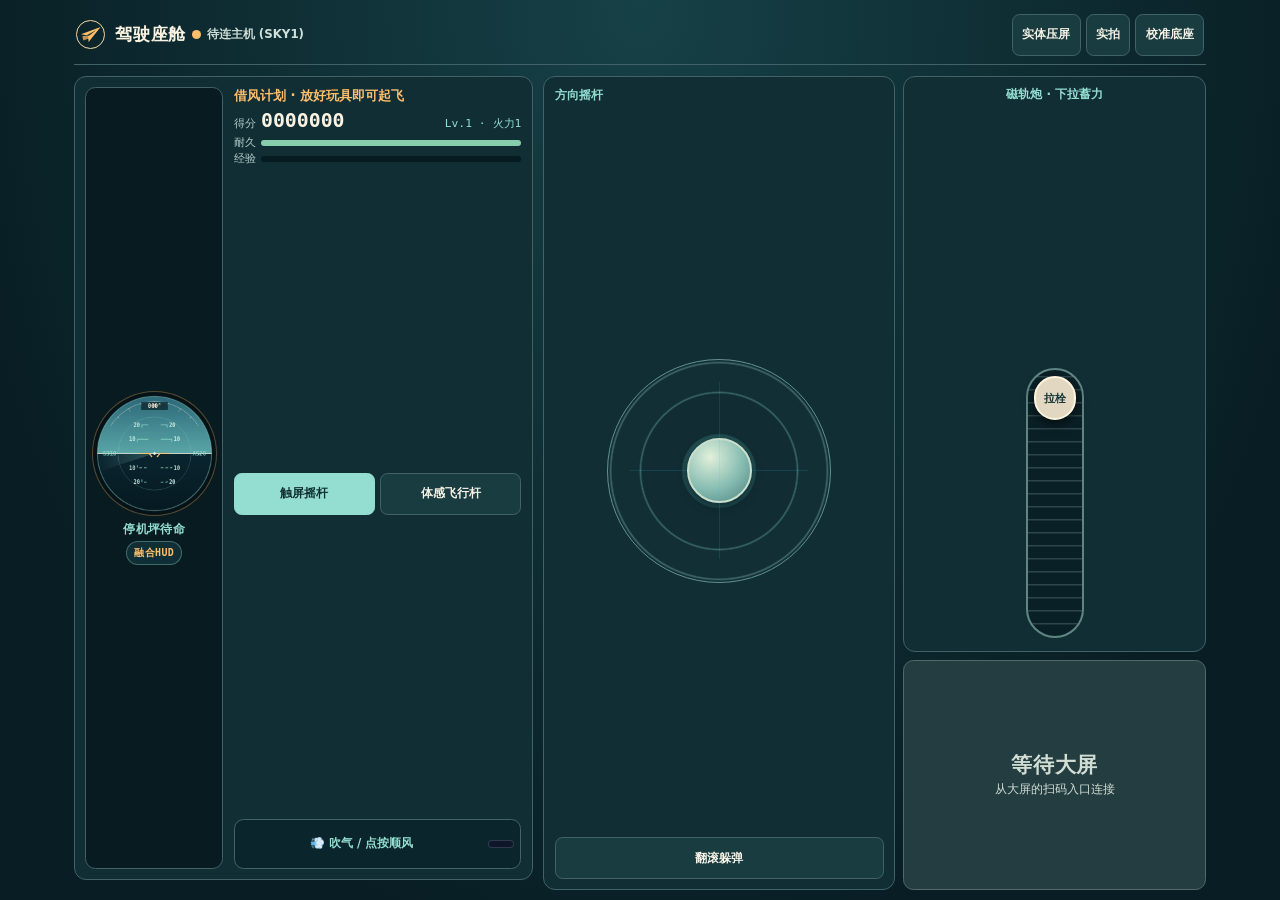
<file: controller.html>
<!DOCTYPE html>
<html lang="zh-CN">
<head>
  <meta charset="UTF-8">
  <meta name="viewport" content="width=device-width, initial-scale=1, maximum-scale=1, user-scalable=no, viewport-fit=cover">
  <meta name="referrer" content="strict-origin-when-cross-origin">
  <meta name="theme-color" content="#081e24">
  <meta name="mobile-web-app-capable" content="yes">
  <meta name="apple-mobile-web-app-capable" content="yes">
  <meta name="apple-mobile-web-app-status-bar-style" content="black-translucent">
  <link rel="icon" type="image/svg+xml" href="./assets/icon.svg">
  <script src="./js/no-zoom.js"></script>
  <script src="./js/wake-lock.js"></script>
  <title>借风座舱手柄 · 桌面飞机大战</title>
  <style>
    :root {
      color-scheme: dark;
      --bg-cockpit: #060d1a;
      --panel-surface: #0f1c30;
      --panel-border: rgba(56, 189, 248, 0.25);
      --cyan: #38bdf8;
      --amber: #fbbf24;
      --red: #ef4444;
      --orange: #ea580c;
      --green: #4ade80;
      --text-hi: #f8fafc;
      --text-dim: #94a3b8;
      --scrollbar-thumb: #38bdf8;
      --scrollbar-track: #0b172a;
      --target-size: 28px;
    }

    @media (pointer: coarse) {
      :root {
        --target-size: 44px;
      }
    }

    *, *::before, *::after {
      box-sizing: border-box;
    }

    /* No double-tap / pinch zoom anywhere (see js/no-zoom.js for iOS) */
    html, body, button, a, label, summary, input, select, [role="button"] {
      touch-action: manipulation;
      -webkit-tap-highlight-color: transparent;
    }

    [hidden] {
      display: none !important;
    }

    html, body {
      margin: 0;
      padding: 0;
      inline-size: 100%;
      block-size: 100dvh;
      overflow: hidden;
      background: var(--bg-cockpit);
      color: var(--text-hi);
      font-family: system-ui, -apple-system, "Segoe UI", "PingFang SC", sans-serif;
      overflow-wrap: anywhere;
      -webkit-user-select: none;
      user-select: none;
    }

    h1, h2, h3 {
      margin: 0;
      text-wrap: balance;
    }

    p {
      margin: 0;
      text-wrap: pretty;
    }

    :where(button, select, input:not([type="checkbox"], [type="radio"]), label:has(input[type="checkbox"], input[type="radio"])) {
      min-block-size: var(--target-size);
      min-inline-size: var(--target-size);
    }

    .cockpit-shell {
      display: grid;
      grid-template-rows: auto auto 1fr;
      gap: 0.5rem;
      inline-size: 100%;
      block-size: 100dvh;
      padding-top: max(0.5rem, env(safe-area-inset-top, 0px));
      padding-bottom: max(0.6rem, env(safe-area-inset-bottom, 0px));
      padding-left: max(0.6rem, env(safe-area-inset-left, 0px));
      padding-right: max(0.6rem, env(safe-area-inset-right, 0px));
    }

    /* 1. Top Telemetry & Flight State Header */
    .cockpit-top {
      display: flex;
      flex-wrap: wrap;
      align-items: center;
      justify-content: space-between;
      gap: 0.35rem;
      background: var(--panel-surface);
      border: 1px solid var(--panel-border);
      border-radius: 0.75rem;
      padding: 0.32rem 0.55rem;
    }

    .link-chip {
      display: inline-flex;
      align-items: center;
      gap: 0.38rem;
      font-size: 0.74rem;
      font-weight: 600;
      color: #cbd5e1;
      min-inline-size: 0;
    }

    .dot {
      inline-size: 9px;
      block-size: 9px;
      border-radius: 50%;
      background: #f59e0b;
      box-shadow: 0 0 8px #f59e0b;
      flex-shrink: 0;
    }

    .dot.ok {
      background: var(--green);
      box-shadow: 0 0 8px var(--green);
    }

    .top-actions {
      display: flex;
      flex-wrap: wrap;
      gap: 0.3rem;
    }

    .mini-btn {
      border: 1px solid rgba(148, 163, 184, 0.28);
      background: rgba(30, 41, 59, 0.75);
      color: var(--text-hi);
      border-radius: 0.52rem;
      padding: 0.22rem 0.48rem;
      font-size: 0.73rem;
      font-weight: 600;
      cursor: pointer;
    }

    .mini-btn.active {
      border-color: var(--cyan);
      background: rgba(14, 116, 144, 0.5);
      color: #ffffff;
    }

    .mini-btn.warn {
      border-color: var(--amber);
      background: rgba(180, 83, 9, 0.45);
      color: #fef3c7;
    }

    .mini-btn.danger {
      border-color: rgba(248, 113, 113, 0.5);
      background: rgba(127, 29, 29, 0.5);
      color: #fecaca;
    }

    /* 2. Middle MFD Tactical Radar & Sensor Bay */
    .mfd-bay {
      display: grid;
      grid-template-columns: 108px 1fr;
      gap: 0.5rem;
      background: var(--panel-surface);
      border: 1px solid var(--panel-border);
      border-radius: 0.85rem;
      padding: 0.5rem;
      align-items: stretch;
    }

    .radar-card {
      display: flex;
      flex-direction: column;
      align-items: center;
      justify-content: center;
      gap: 0.28rem;
      background: #040b16;
      border: 1px solid rgba(56, 189, 248, 0.3);
      border-radius: 0.65rem;
      padding: 0.32rem;
    }

    #radar-canvas {
      inline-size: 88px;
      block-size: 88px;
      aspect-ratio: 1 / 1;
      border-radius: 50%;
      display: block;
    }

    .radar-caption {
      font-size: 0.65rem;
      font-family: ui-monospace, monospace;
      color: var(--cyan);
      letter-spacing: 0.03em;
      text-align: center;
    }

    .sensor-col {
      display: flex;
      flex-direction: column;
      justify-content: space-between;
      gap: 0.38rem;
      min-inline-size: 0;
    }

    .c-coach {
      position: fixed;
      z-index: 30;
      top: calc(env(safe-area-inset-top, 0px) + 3.3rem);
      left: 0.5rem;
      right: 0.5rem;
      display: flex;
      flex-direction: column;
      gap: 0.1rem;
      padding: 0.45rem 0.7rem;
      border-radius: 0.75rem;
      background: rgba(8, 20, 38, 0.92);
      border: 1px solid rgba(253, 224, 71, 0.55);
      box-shadow: 0 8px 24px rgba(0, 0, 0, 0.45);
      pointer-events: none;
      font-size: 0.78rem;
      line-height: 1.35;
    }

    .c-coach strong {
      color: #fde047;
      font-size: 0.8rem;
    }

    .c-coach.tip {
      border-color: rgba(125, 211, 252, 0.5);
    }

    .c-coach.tip strong {
      color: #bae6fd;
    }

    .coach-target {
      animation: coachTarget 0.9s ease-in-out infinite alternate;
    }

    @keyframes coachTarget {
      from { box-shadow: 0 0 0 0 rgba(253, 224, 71, 0.75); outline: 2px solid rgba(253, 224, 71, 0.9); }
      to { box-shadow: 0 0 0 12px rgba(253, 224, 71, 0); outline: 2px solid rgba(253, 224, 71, 0.4); }
    }

    .chapter-line {
      font-size: 0.72rem;
      font-weight: 700;
      color: #fde047;
      white-space: nowrap;
      overflow: hidden;
      text-overflow: ellipsis;
    }

    .stats-strip {
      display: flex;
      justify-content: space-between;
      align-items: center;
      gap: 0.4rem;
      font-family: ui-monospace, monospace;
      font-size: clamp(0.73rem, 0.68rem + 0.3vw, 0.86rem);
    }

    .hp-track {
      inline-size: 100%;
      block-size: 6px;
      background: rgba(2, 6, 23, 0.8);
      border-radius: 999px;
      overflow: hidden;
      border: 1px solid rgba(148, 163, 184, 0.2);
      margin-top: 0.2rem;
    }

    .hp-fill {
      block-size: 100%;
      inline-size: 100%;
      background: linear-gradient(90deg, #0ea5e9, #4ade80);
      transition: inline-size 0.15s ease;
    }

    .ctrl-mode-row {
      display: flex;
      gap: 0.32rem;
      flex-wrap: wrap;
    }

    .ctrl-mode-row .mini-btn {
      flex: 1;
      text-align: center;
    }

    /* Wind Gust Mic Bar */
    .wind-box {
      display: flex;
      align-items: center;
      gap: 0.38rem;
      background: rgba(2, 6, 23, 0.55);
      border: 1px solid rgba(103, 232, 249, 0.25);
      border-radius: 0.6rem;
      padding: 0.24rem 0.42rem;
    }

    #btn-wind {
      flex: 1;
      border: 1px solid rgba(103, 232, 249, 0.45);
      background: rgba(8, 51, 68, 0.75);
      color: #ecfeff;
      border-radius: 0.5rem;
      font-size: 0.74rem;
      font-weight: 700;
      padding: 0.28rem 0.45rem;
      cursor: pointer;
    }

    #btn-wind.mic-live {
      border-color: var(--green);
      box-shadow: inset 0 0 10px rgba(74, 222, 128, 0.25);
    }

    .mic-meter {
      inline-size: 42px;
      block-size: 14px;
      background: rgba(15, 23, 42, 0.9);
      border-radius: 4px;
      overflow: hidden;
      border: 1px solid rgba(148, 163, 184, 0.25);
      flex-shrink: 0;
    }

    #mic-bar {
      block-size: 100%;
      inline-size: 0%;
      background: linear-gradient(90deg, #38bdf8, #4ade80, #fbbf24);
      transition: inline-size 0.05s linear;
    }

    /* 3. Bottom Dual-Thumb Flight & Heavy Weapons Deck */
    .deck-grid {
      display: grid;
      grid-template-columns: 1.15fr 0.95fr;
      gap: 0.5rem;
      min-block-size: 0;
    }

    .stick-panel {
      background: var(--panel-surface);
      border: 1px solid var(--panel-border);
      border-radius: 0.95rem;
      padding: 0.5rem;
      display: flex;
      flex-direction: column;
      align-items: center;
      justify-content: space-between;
      gap: 0.38rem;
    }

    #joystick-zone {
      position: relative;
      inline-size: min(100%, 190px);
      aspect-ratio: 1 / 1;
      max-block-size: 190px;
      border-radius: 50%;
      background: radial-gradient(circle, rgba(14, 116, 144, 0.22) 0%, rgba(2, 6, 23, 0.85) 75%);
      border: 2px solid rgba(56, 189, 248, 0.36);
      display: flex;
      align-items: center;
      justify-content: center;
      touch-action: none;
      -webkit-user-select: none;
      user-select: none;
    }

    #joystick-zone::before,
    #joystick-zone::after {
      content: "";
      position: absolute;
      background: rgba(56, 189, 248, 0.14);
      pointer-events: none;
    }

    #joystick-zone::before {
      inline-size: 80%;
      block-size: 1px;
    }

    #joystick-zone::after {
      inline-size: 1px;
      block-size: 80%;
    }

    #stick-knob {
      inline-size: 60px;
      block-size: 60px;
      border-radius: 50%;
      background: radial-gradient(circle at 35% 30%, #7dd3fc, #0284c7 75%);
      border: 2px solid #e0f2fe;
      box-shadow: 0 6px 18px rgba(2, 132, 199, 0.55);
      pointer-events: none;
      transform: translate(0px, 0px);
    }

    .stick-footer {
      display: flex;
      gap: 0.38rem;
      inline-size: 100%;
    }

    .roll-btn {
      flex: 1;
      border: 1px solid rgba(165, 243, 252, 0.4);
      background: rgba(15, 23, 42, 0.85);
      color: #a5f3fc;
      border-radius: 0.6rem;
      font-size: 0.76rem;
      font-weight: 700;
      cursor: pointer;
    }

    /* Right Heavy Weapons Column */
    .weapons-panel {
      display: grid;
      grid-template-rows: 1.15fr 0.85fr;
      gap: 0.5rem;
      min-block-size: 0;
    }

    .railgun-bay {
      background: var(--panel-surface);
      border: 1px solid var(--panel-border);
      border-radius: 0.95rem;
      padding: 0.48rem;
      display: flex;
      flex-direction: column;
      align-items: center;
      justify-content: space-between;
      gap: 0.28rem;
    }

    .weapon-label {
      font-size: 0.7rem;
      font-weight: 700;
      color: #bae6fd;
      text-align: center;
    }

    #railgun-track {
      position: relative;
      inline-size: 66px;
      flex: 1;
      min-block-size: 88px;
      background: linear-gradient(180deg, rgba(2, 6, 23, 0.95), rgba(30, 41, 59, 0.8));
      border: 2px solid rgba(56, 189, 248, 0.38);
      border-radius: 999px;
      padding: 6px;
      display: flex;
      justify-content: center;
      touch-action: none;
      -webkit-user-select: none;
      user-select: none;
    }

    #railgun-fill {
      position: absolute;
      top: 0;
      left: 0;
      right: 0;
      block-size: 0%;
      border-radius: 999px;
      background: linear-gradient(180deg, rgba(56, 189, 248, 0.35), rgba(249, 115, 22, 0.75));
      pointer-events: none;
    }

    #railgun-handle {
      position: relative;
      z-index: 2;
      inline-size: 50px;
      block-size: 44px;
      border-radius: 999px;
      background: linear-gradient(180deg, #e2e8f0, #64748b);
      border: 2px solid #f8fafc;
      box-shadow: 0 4px 12px rgba(0, 0, 0, 0.6);
      display: flex;
      align-items: center;
      justify-content: center;
      color: #0f172a;
      font-size: 0.7rem;
      font-weight: 800;
      pointer-events: none;
      transform: translateY(0px);
    }

    /* Smart 4-State Primary Action Button (Launch / Resume / Nuke / Relaunch) */
    #nuke-btn {
      border: 3px solid #fca5a5;
      border-radius: 0.95rem;
      background: radial-gradient(circle at 50% 32%, #f97316, #dc2626 68%, #7f1d1d 100%);
      color: #ffffff;
      box-shadow: 0 8px 22px rgba(220, 38, 38, 0.45), inset 0 2px 6px rgba(255, 255, 255, 0.4);
      display: flex;
      flex-direction: column;
      align-items: center;
      justify-content: center;
      gap: 0.15rem;
      cursor: pointer;
      padding: 0.38rem;
      transition: transform 0.08s ease, filter 0.15s;
    }

    #nuke-btn.launch-mode {
      border-color: #fde047;
      background: radial-gradient(circle at 50% 30%, #38bdf8, #0284c7 65%, #0f766e 100%);
      box-shadow: 0 8px 22px rgba(2, 132, 199, 0.45), inset 0 2px 6px rgba(255, 255, 255, 0.4);
    }

    #nuke-btn.resume-mode {
      border-color: #86efac;
      background: radial-gradient(circle at 50% 30%, #34d399, #059669 68%, #064e3b 100%);
      box-shadow: 0 8px 22px rgba(16, 185, 129, 0.42), inset 0 2px 6px rgba(255, 255, 255, 0.4);
    }

    #nuke-btn:active {
      transform: scale(0.95);
    }

    #nuke-btn.empty {
      filter: grayscale(0.7) brightness(0.75);
    }

    .nuke-title {
      font-size: clamp(0.84rem, 0.78rem + 0.4vw, 1.02rem);
      font-weight: 900;
      letter-spacing: 0.03em;
    }

    .nuke-count {
      font-size: 0.72rem;
      font-family: ui-monospace, monospace;
      background: rgba(0, 0, 0, 0.35);
      padding: 1px 7px;
      border-radius: 999px;
      text-align: center;
    }

    /* Calibration Modal Dialog */
    dialog {
      border: 1px solid var(--panel-border);
      border-radius: 1rem;
      background: #0c1829;
      color: var(--text-hi);
      padding: 0;
      inline-size: min(26rem, calc(100dvw - 1.25rem));
      max-block-size: calc(100dvh - 2rem);
    }

    dialog[open] {
      display: flex;
      flex-direction: column;
    }

    dialog:modal {
      overscroll-behavior: contain;
    }

    dialog::backdrop {
      overflow: hidden;
      overscroll-behavior: contain;
      background: rgba(3, 8, 20, 0.92);
    }

    .dlg-head {
      display: flex;
      justify-content: space-between;
      align-items: center;
      gap: 0.5rem;
      padding: 0.85rem 1rem;
      border-bottom: 1px solid rgba(148, 163, 184, 0.18);
    }

    .dlg-body {
      padding: 0.9rem 1rem 1.1rem;
      overflow-y: auto;
      scrollbar-color: var(--scrollbar-thumb) var(--scrollbar-track);
      display: flex;
      flex-direction: column;
      gap: 0.8rem;
    }

    @supports not (scrollbar-color: auto) {
      .dlg-body::-webkit-scrollbar {
        width: 10px;
        height: 10px;
      }
      .dlg-body::-webkit-scrollbar-thumb {
        background: var(--scrollbar-thumb);
        border-radius: 999px;
      }
      .dlg-body::-webkit-scrollbar-track {
        background: var(--scrollbar-track);
      }
    }

    .preset-grid {
      display: grid;
      grid-template-columns: 1fr 1fr;
      gap: 0.4rem;
    }

    .slider-group {
      display: flex;
      flex-direction: column;
      gap: 0.25rem;
      font-size: 0.8rem;
    }

    .slider-group label {
      display: flex;
      justify-content: space-between;
      color: #cbd5e1;
    }

    input[type="range"] {
      inline-size: 100%;
      accent-color: var(--cyan);
    }

    .toast-tip {
      font-size: 0.74rem;
      color: var(--amber);
      line-height: 1.4;
    }

    .xp-track {
      block-size: 5px;
      border-radius: 999px;
      background: rgba(15, 23, 42, 0.9);
      overflow: hidden;
      margin-top: 4px;
    }

    .xp-fill {
      block-size: 100%;
      inline-size: 0%;
      background: linear-gradient(90deg, #38bdf8, #a78bfa, #fde047);
      transition: inline-size 0.18s ease;
    }

    /* Remote 3-Pick-1 Skill Draft Dialog on Phone Cockpit */
    #skill-draft-dialog {
      margin: auto;
      padding: 0;
      border: 1px solid rgba(56, 189, 248, 0.35);
      border-radius: 1.1rem;
      background: linear-gradient(175deg, rgba(11, 24, 46, 0.97), rgba(6, 13, 28, 0.99));
      color: var(--text-hi);
      inline-size: min(94vw, 420px);
      max-block-size: 90dvh;
      transform: translateZ(0);
      backface-visibility: hidden;
      -webkit-backface-visibility: hidden;
      outline: none;
    }

    .c-draft-body {
      padding: 0.85rem;
      display: flex;
      flex-direction: column;
      gap: 0.6rem;
      overflow-y: auto;
      max-block-size: 88dvh;
    }

    .c-draft-card {
      appearance: none;
      text-align: left;
      border-radius: 0.85rem;
      border: 1.5px solid var(--c-accent, #38bdf8);
      background: rgba(15, 28, 50, 0.9);
      color: #f8fafc;
      padding: 0.65rem 0.75rem;
      display: flex;
      flex-direction: column;
      gap: 0.26rem;
      cursor: pointer;
      box-shadow: 0 6px 18px rgba(0, 0, 0, 0.4);
      transform: translateZ(0);
      backface-visibility: hidden;
      -webkit-backface-visibility: hidden;
      outline: none;
    }

    .c-draft-card:active {
      transform: scale(0.98);
    }

    .c-draft-row {
      display: flex;
      align-items: center;
      justify-content: space-between;
      gap: 0.4rem;
    }

    .c-draft-name {
      font-size: 0.92rem;
      font-weight: 800;
      color: #ffffff;
    }

    .c-draft-badge {
      font-size: 0.68rem;
      font-weight: 800;
      padding: 0.1rem 0.45rem;
      border-radius: 999px;
      border: 1px solid var(--c-accent, #38bdf8);
      color: var(--c-accent, #38bdf8);
    }

    .c-draft-desc {
      font-size: 0.76rem;
      color: #cbd5e1;
      line-height: 1.38;
    }

    .c-draft-synergy {
      font-size: 0.68rem;
      font-weight: 700;
      color: #93c5fd;
      margin-top: 0.1rem;
    }

    .c-draft-synergy.epic-ready {
      color: #fde047;
    }
  </style>
  <link rel="stylesheet" href="./css/flight-deck.css">
  <link rel="stylesheet" href="./css/stations.css">
</head>
<body class="cockpit-view">
  <main class="cockpit-shell">
    <!-- 1. Header -->
    <header class="cockpit-top">
      <h1 class="station-brand"><span class="wing-mark" aria-hidden="true"></span>驾驶座舱</h1>
      <div class="link-chip">
        <span id="c-dot" class="dot" aria-hidden="true"></span>
        <span id="c-status">连接大屏中...</span>
      </div>
      <div class="top-actions">
        <button type="button" id="btn-c-pause" class="mini-btn" hidden>⏸ 暂停</button>
        <button type="button" id="btn-c-stop" class="mini-btn danger" hidden>⏹ 返航</button>
        <button type="button" id="btn-mode-switch" class="mini-btn">实体压屏</button>
        <button type="button" id="btn-pure-cam" class="mini-btn" aria-label="切换大屏纯净实拍模式">实拍</button>
        <button type="button" id="btn-calib" class="mini-btn">校准底座</button>
      </div>
    </header>

    <!-- Tutorial step / first-time tip mirrored from the big screen -->
    <div id="c-coach" class="c-coach" hidden aria-live="polite">
      <strong id="c-coach-title"></strong>
      <span id="c-coach-text"></span>
    </div>

    <!-- 2. MFD Tactical Radar & Aviation Attitude HUD -->
    <section class="mfd-bay" aria-label="航空姿态仪、战术雷达与传感器">
      <div class="radar-card">
        <div class="mfd-bezel">
          <canvas id="radar-canvas" width="180" height="180" aria-label="座舱航空姿态仪与敌机方位雷达"></canvas>
        </div>
        <div class="mfd-foot">
          <span class="radar-caption" id="wave-label">停机坪待命</span>
          <button type="button" id="btn-mfd-mode" class="mfd-switch-btn" aria-label="切换座舱仪表显示模式">融合HUD</button>
        </div>
      </div>

      <div class="sensor-col">
        <div>
          <div class="chapter-line" id="chapter-label">借风计划 · 把玩具放进停机坪</div>
          <div class="stats-strip">
            <span class="station-score"><small>得分</small><b id="score-text">0000000</b></span>
            <span id="lv-text" style="color:var(--sea-glass);">Lv.1 · 火力1</span>
          </div>
          <div class="meter-row"><span>耐久</span>
            <div id="cockpit-hp" class="hp-track" role="progressbar" aria-label="机体耐久" aria-valuemin="0" aria-valuemax="100" aria-valuenow="100">
              <div id="hp-fill" class="hp-fill"></div>
            </div>
          </div>
          <div class="meter-row"><span>经验</span>
            <div id="cockpit-xp" class="xp-track" role="progressbar" aria-label="升级经验" aria-valuemin="0" aria-valuemax="100" aria-valuenow="0">
              <div id="xp-fill" class="xp-fill"></div>
            </div>
          </div>
        </div>

        <div class="ctrl-mode-row" role="group" aria-label="操控模式选择">
          <button type="button" id="btn-touch-mode" class="mini-btn active" aria-pressed="true">触屏摇杆</button>
          <button type="button" id="btn-gyro-mode" class="mini-btn" aria-pressed="false">体感飞行杆</button>
          <button type="button" id="btn-gyro-zero" class="mini-btn" hidden>归零</button>
        </div>

        <div class="wind-box">
          <button type="button" id="btn-wind">💨 吹气 / 点按顺风</button>
          <div class="mic-meter" title="麦克风风压电平">
            <div id="mic-bar"></div>
          </div>
        </div>
      </div>
    </section>

    <!-- 3. Dual-Thumb Control Deck -->
    <section class="deck-grid" aria-label="主飞行操控台">
      <!-- Left: Joystick + Barrel Roll -->
      <div class="stick-panel">
        <span class="deck-label">方向摇杆</span>
        <div id="joystick-zone" role="application" aria-label="全向飞行摇杆">
          <div id="stick-knob"></div>
        </div>
        <div class="stick-footer">
          <button type="button" id="btn-roll" class="roll-btn">翻滚躲弹</button>
        </div>
      </div>

      <!-- Right: Pull-down Railgun Lever + Smart Primary Action Button -->
      <div class="weapons-panel">
        <div class="railgun-bay">
          <span class="weapon-label">磁轨炮 · 下拉蓄力</span>
          <div id="railgun-track" role="slider" aria-label="下拉蓄力磁轨炮拉栓" aria-valuemin="0" aria-valuemax="100" aria-valuenow="0" tabindex="0">
            <div id="railgun-fill"></div>
            <div id="railgun-handle">拉栓</div>
          </div>
        </div>

        <button type="button" id="nuke-btn" class="launch-mode" disabled>
          <span class="nuke-title" id="nuke-title">等待大屏</span>
          <span class="nuke-count" id="nuke-count">从大屏的扫码入口连接</span>
        </button>
      </div>
    </section>
  </main>

  <!-- Physical Toy Rig Calibration Dialog (Automatically pauses Host game while open!) -->
  <dialog id="calib-dialog" closedby="any" aria-labelledby="calib-title">
    <div class="dlg-head">
      <div>
        <h2 id="calib-title" style="font-size:0.96rem;">万物起飞底座校准</h2>
        <span style="font-size:0.7rem;color:#fde047;">⏸ 校准期间大屏战局已自动暂停</span>
      </div>
      <form method="dialog">
        <button type="submit" class="mini-btn active" autofocus>完成并继续</button>
      </form>
    </div>
    <div class="dlg-body">
      <p id="sensor-msg" class="toast-tip">滑动下方尺寸，大屏上的金色停机坪、尾焰与两侧浮游炮会实时贴合你的玩具边缘。</p>

      <div class="preset-grid">
        <button type="button" class="mini-btn c-preset" data-shape="car" data-w="74" data-l="118">🚗 合金小车</button>
        <button type="button" class="mini-btn c-preset active" data-shape="jet" data-w="92" data-l="122">✈️ 玩具战机</button>
        <button type="button" class="mini-btn c-preset" data-shape="jet" data-w="88" data-l="152">📄 折纸飞机</button>
        <button type="button" class="mini-btn c-preset" data-shape="orb" data-w="68" data-l="68">🧴 瓶盖/橡皮</button>
      </div>

      <div class="slider-group">
        <label for="c-width"><span>实物宽度</span><strong id="c-width-val">86 px</strong></label>
        <input type="range" id="c-width" min="36" max="240" value="86">
      </div>

      <div class="slider-group">
        <label for="c-length"><span>实物长度</span><strong id="c-length-val">118 px</strong></label>
        <input type="range" id="c-length" min="44" max="280" value="118">
      </div>

      <div class="slider-group">
        <label for="c-anchor"><span>大屏纵向锚点</span><strong id="c-anchor-val">75%</strong></label>
        <input type="range" id="c-anchor" min="52" max="86" value="75">
      </div>

      <div class="slider-group">
        <span style="font-size:0.78rem;color:#cbd5e1;">💠 弹幕样式</span>
        <div style="display:grid;grid-template-columns:repeat(5,minmax(0,1fr));gap:0.28rem;">
          <button type="button" class="mini-btn c-bullet active" data-bullet="auto" style="padding:0.35rem 0.1rem;font-size:0.7rem;">随进化</button>
          <button type="button" class="mini-btn c-bullet" data-bullet="laser" style="padding:0.35rem 0.1rem;font-size:0.7rem;">脉冲梭</button>
          <button type="button" class="mini-btn c-bullet" data-bullet="blade" style="padding:0.35rem 0.1rem;font-size:0.7rem;">新月刃</button>
          <button type="button" class="mini-btn c-bullet" data-bullet="prism" style="padding:0.35rem 0.1rem;font-size:0.7rem;">棱晶针</button>
          <button type="button" class="mini-btn c-bullet" data-bullet="sword" style="padding:0.35rem 0.1rem;font-size:0.7rem;">御剑弹</button>
        </div>
      </div>

      <label style="display:inline-flex;align-items:center;gap:0.5rem;font-size:0.84rem;">
        <input type="checkbox" id="c-god">
        <span>亲子无敌护航（不爆机）</span>
      </label>
    </div>
  </dialog>

  <!-- Remote 3-Pick-1 Skill Evolution Draft Dialog -->
  <dialog id="skill-draft-dialog" closedby="none" aria-labelledby="c-draft-title">
    <div class="c-draft-body">
      <div style="text-align:center;">
        <div style="font-size:0.68rem;font-weight:800;color:#38bdf8;letter-spacing:0.1em;">LEVEL UP · 战术进化</div>
        <h2 id="c-draft-title" style="font-size:1.05rem;margin-top:2px;">⚡ 选择一项核心技能</h2>
      </div>
      <div id="c-draft-list" style="display:flex;flex-direction:column;gap:0.5rem;"></div>
      <button type="button" id="c-draft-reroll" class="mini-btn" style="padding:0.5rem;font-size:0.8rem;">🎲 换一批 (剩余 2)</button>
    </div>
  </dialog>

  <script src="./js/sound-fx.js"></script>
  <script src="./js/link-bridge.js"></script>
  <script src="./js/controller-app.js"></script>
</body>
</html>
</file>
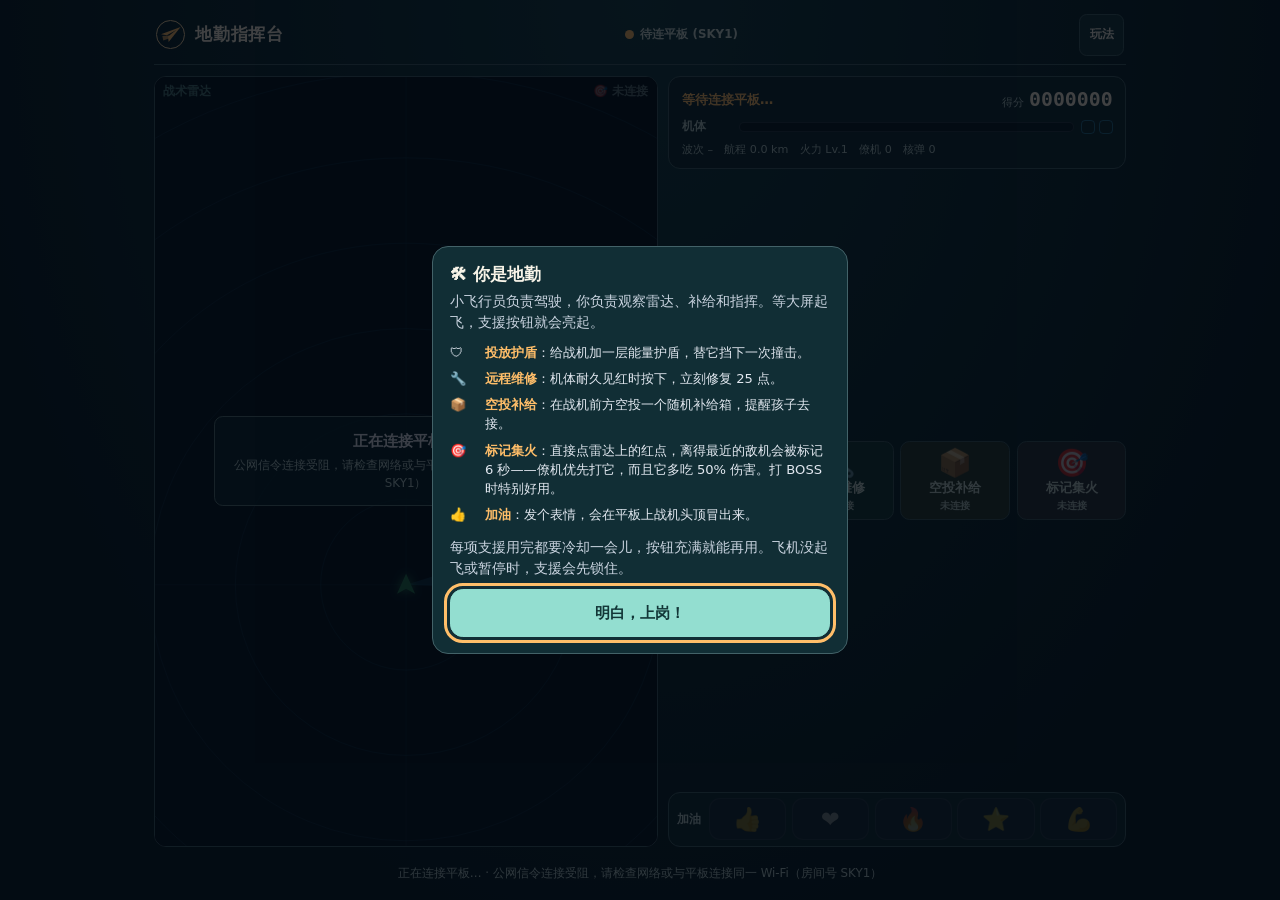
<file: crew.html>
<!DOCTYPE html>
<html lang="zh-CN">
<head>
  <meta charset="UTF-8">
  <meta name="viewport" content="width=device-width, initial-scale=1, maximum-scale=1, user-scalable=no, viewport-fit=cover">
  <meta name="referrer" content="strict-origin-when-cross-origin">
  <meta name="theme-color" content="#081e24">
  <meta name="mobile-web-app-capable" content="yes">
  <meta name="apple-mobile-web-app-capable" content="yes">
  <meta name="apple-mobile-web-app-status-bar-style" content="black-translucent">
  <link rel="icon" type="image/svg+xml" href="./assets/icon.svg">
  <script src="./js/no-zoom.js"></script>
  <script src="./js/wake-lock.js"></script>
  <title>地勤指挥台 · 桌面飞机大战</title>
  <style>
    :root {
      color-scheme: dark;
      --bg-cockpit: #060d1a;
      --panel-surface: #0f1c30;
      --panel-border: rgba(56, 189, 248, 0.25);
      --cyan: #38bdf8;
      --amber: #fbbf24;
      --red: #ef4444;
      --orange: #ea580c;
      --green: #4ade80;
      --text-hi: #f8fafc;
      --text-dim: #94a3b8;
    }

    *, *::before, *::after {
      box-sizing: border-box;
    }

    /* No double-tap / pinch zoom anywhere (see js/no-zoom.js for iOS) */
    html, body, button, a, label, summary, input, select, [role="button"] {
      touch-action: manipulation;
      -webkit-tap-highlight-color: transparent;
    }

    [hidden] {
      display: none !important;
    }

    html, body {
      margin: 0;
      padding: 0;
      inline-size: 100%;
      block-size: 100dvh;
      overflow: hidden;
      background: var(--bg-cockpit);
      color: var(--text-hi);
      font-family: system-ui, -apple-system, "Segoe UI", "PingFang SC", sans-serif;
      overflow-wrap: anywhere;
      -webkit-user-select: none;
      user-select: none;
      -webkit-tap-highlight-color: transparent;
      touch-action: manipulation;
    }

    h1, h2, p {
      margin: 0;
    }

    button {
      font: inherit;
      color: inherit;
    }

    .crew-shell {
      display: grid;
      grid-template-rows: auto auto minmax(0, 1fr) auto auto auto;
      gap: 0.5rem;
      inline-size: 100%;
      max-inline-size: 34rem;
      margin-inline: auto;
      block-size: 100dvh;
      padding-top: max(0.5rem, env(safe-area-inset-top, 0px));
      padding-bottom: max(0.6rem, env(safe-area-inset-bottom, 0px));
      padding-left: max(0.6rem, env(safe-area-inset-left, 0px));
      padding-right: max(0.6rem, env(safe-area-inset-right, 0px));
    }

    .panel {
      background: var(--panel-surface);
      border: 1px solid var(--panel-border);
      border-radius: 0.75rem;
    }

    /* 1. Header */
    .crew-top {
      display: flex;
      align-items: center;
      justify-content: space-between;
      gap: 0.5rem;
      padding: 0.4rem 0.6rem;
    }

    .crew-title {
      font-size: 0.95rem;
      font-weight: 800;
      letter-spacing: 0.04em;
      white-space: nowrap;
    }

    .link-chip {
      display: inline-flex;
      align-items: center;
      gap: 0.38rem;
      font-size: 0.74rem;
      font-weight: 600;
      color: #cbd5e1;
      min-inline-size: 0;
    }

    .dot {
      inline-size: 9px;
      block-size: 9px;
      border-radius: 50%;
      background: #f59e0b;
      box-shadow: 0 0 8px #f59e0b;
      flex-shrink: 0;
    }

    .dot.ok {
      background: var(--green);
      box-shadow: 0 0 8px var(--green);
    }

    .help-btn {
      border: 1px solid rgba(148, 163, 184, 0.28);
      background: rgba(30, 41, 59, 0.75);
      border-radius: 0.52rem;
      min-block-size: 44px;
      min-inline-size: 44px;
      padding: 0.2rem 0.6rem;
      font-size: 0.78rem;
      font-weight: 600;
      cursor: pointer;
    }

    /* 2. Pilot status */
    .pilot-card {
      display: grid;
      gap: 0.34rem;
      padding: 0.5rem 0.65rem;
    }

    .pilot-row {
      display: flex;
      align-items: center;
      justify-content: space-between;
      gap: 0.5rem;
    }

    .chapter-line {
      font-size: 0.8rem;
      font-weight: 700;
      color: var(--amber);
      min-inline-size: 0;
      overflow: hidden;
      text-overflow: ellipsis;
      white-space: nowrap;
    }

    .score-text {
      font-family: ui-monospace, "SF Mono", Menlo, monospace;
      font-size: 0.86rem;
      font-weight: 700;
      font-variant-numeric: tabular-nums;
      flex-shrink: 0;
    }

    .bar-row {
      display: grid;
      grid-template-columns: 3.1rem minmax(0, 1fr) auto;
      align-items: center;
      gap: 0.45rem;
      font-size: 0.72rem;
      font-weight: 600;
      color: var(--text-dim);
    }

    .bar-row .bar-label {
      overflow: hidden;
      text-overflow: ellipsis;
      white-space: nowrap;
    }

    .bar-row.boss {
      grid-template-columns: minmax(3.1rem, auto) minmax(0, 1fr) auto;
      color: #fca5a5;
    }

    .bar-row.boss .bar-label {
      max-inline-size: 9rem;
    }

    .track {
      block-size: 10px;
      border-radius: 999px;
      background: rgba(15, 23, 42, 0.9);
      border: 1px solid rgba(148, 163, 184, 0.22);
      overflow: hidden;
    }

    .fill {
      block-size: 100%;
      inline-size: 100%;
      border-radius: 999px;
      background: linear-gradient(90deg, #22c55e, #4ade80);
      transform-origin: left center;
      transition: transform 0.18s linear, background 0.2s;
    }

    .fill.mid {
      background: linear-gradient(90deg, #f59e0b, #fbbf24);
    }

    .fill.low {
      background: linear-gradient(90deg, #dc2626, #ef4444);
    }

    .fill.boss {
      background: linear-gradient(90deg, #ea580c, #ef4444);
    }

    .pips {
      display: inline-flex;
      gap: 0.22rem;
      align-items: center;
    }

    .pip {
      inline-size: 14px;
      block-size: 14px;
      border-radius: 4px;
      border: 1.5px solid rgba(56, 189, 248, 0.45);
      background: transparent;
    }

    .pip.on {
      background: var(--cyan);
      box-shadow: 0 0 8px rgba(56, 189, 248, 0.8);
    }

    .meta-line {
      display: flex;
      flex-wrap: wrap;
      gap: 0.2rem 0.7rem;
      font-size: 0.7rem;
      color: var(--text-dim);
      font-variant-numeric: tabular-nums;
    }

    /* 3. Radar */
    .radar-card {
      position: relative;
      min-block-size: 0;
      overflow: hidden;
      background: #030914;
      touch-action: none;
      cursor: crosshair;
    }

    .radar-card.ready {
      border-color: rgba(251, 191, 36, 0.55);
    }

    #crew-radar {
      display: block;
      inline-size: 100%;
      block-size: 100%;
    }

    .radar-caption {
      position: absolute;
      inset-inline: 0.55rem;
      inset-block-start: 0.4rem;
      display: flex;
      justify-content: space-between;
      gap: 0.5rem;
      font-size: 0.72rem;
      font-weight: 700;
      color: #cbd5e1;
      pointer-events: none;
    }

    .radar-caption .mark-state {
      color: var(--amber);
    }

    .radar-caption .mark-state.cooling {
      color: var(--text-dim);
    }

    .radar-overlay {
      position: absolute;
      inset: 0;
      display: grid;
      place-items: center;
      padding: 1rem;
      text-align: center;
      background: rgba(3, 9, 20, 0.72);
      font-size: 0.95rem;
      font-weight: 700;
      line-height: 1.5;
      color: #e2e8f0;
      pointer-events: none;
    }

    .radar-overlay small {
      display: block;
      margin-top: 0.25rem;
      font-size: 0.74rem;
      font-weight: 500;
      color: var(--text-dim);
    }

    /* 4. Support buttons */
    .support-grid {
      display: grid;
      grid-template-columns: repeat(4, minmax(0, 1fr));
      gap: 0.4rem;
    }

    .support-btn {
      position: relative;
      display: grid;
      justify-items: center;
      align-content: center;
      gap: 0.12rem;
      min-block-size: 5.4rem;
      padding: 0.4rem 0.2rem;
      border-radius: 0.85rem;
      border: 1.5px solid var(--btn-accent, var(--cyan));
      background: rgba(15, 28, 48, 0.95);
      overflow: hidden;
      cursor: pointer;
      transition: transform 0.08s, opacity 0.2s, border-color 0.2s;
    }

    .support-btn:active {
      transform: scale(0.96);
    }

    .support-btn .cd-fill {
      position: absolute;
      inset: 0;
      background: var(--btn-accent, var(--cyan));
      opacity: 0.28;
      transform-origin: center bottom;
      transform: scaleY(1);
      transition: transform 0.14s linear;
      pointer-events: none;
    }

    .support-btn > :not(.cd-fill) {
      position: relative;
    }

    .support-btn .ico {
      font-size: 1.7rem;
      line-height: 1.1;
    }

    .support-btn .lbl {
      font-size: 0.8rem;
      font-weight: 800;
      white-space: nowrap;
    }

    .support-btn .sub {
      font-size: 0.64rem;
      font-weight: 600;
      color: #cbd5e1;
      white-space: nowrap;
      font-variant-numeric: tabular-nums;
    }

    .support-btn.cooling {
      border-color: rgba(148, 163, 184, 0.35);
    }

    .support-btn.cooling .ico,
    .support-btn.cooling .lbl {
      opacity: 0.55;
    }

    .support-btn.off {
      opacity: 0.45;
      border-color: rgba(148, 163, 184, 0.3);
    }

    .support-btn.off .cd-fill {
      opacity: 0.1;
    }

    .support-btn.fired {
      animation: fired 0.4s ease-out;
    }

    @keyframes fired {
      0% { box-shadow: 0 0 0 0 var(--btn-accent, var(--cyan)); }
      100% { box-shadow: 0 0 0 14px transparent; }
    }

    #btn-shield { --btn-accent: #38bdf8; }
    #btn-heal { --btn-accent: #4ade80; }
    #btn-supply { --btn-accent: #fbbf24; }
    #btn-mark { --btn-accent: #f87171; }

    /* 5. Cheer row */
    .cheer-row {
      display: grid;
      grid-template-columns: auto repeat(5, minmax(0, 1fr));
      align-items: center;
      gap: 0.35rem;
      padding: 0.35rem 0.5rem;
    }

    .cheer-row .cheer-label {
      font-size: 0.72rem;
      font-weight: 700;
      color: var(--text-dim);
      padding-right: 0.15rem;
    }

    .cheer-btn {
      min-block-size: 46px;
      border-radius: 0.7rem;
      border: 1px solid rgba(148, 163, 184, 0.28);
      background: rgba(30, 41, 59, 0.75);
      font-size: 1.4rem;
      line-height: 1;
      cursor: pointer;
      transition: transform 0.08s, opacity 0.2s;
    }

    .cheer-btn:active {
      transform: scale(0.9);
    }

    .cheer-row.off .cheer-btn {
      opacity: 0.45;
    }

    .cheer-btn.pop {
      animation: pop 0.35s ease-out;
    }

    @keyframes pop {
      0% { transform: scale(1); }
      40% { transform: scale(1.3) translateY(-4px); }
      100% { transform: scale(1); }
    }

    /* 6. Hint line */
    .hint-line {
      min-block-size: 2.1rem;
      display: grid;
      place-items: center;
      text-align: center;
      font-size: 0.74rem;
      line-height: 1.35;
      color: var(--text-dim);
      padding-inline: 0.3rem;
    }

    .hint-line.flash {
      color: var(--text-hi);
      font-weight: 700;
    }

    /* Help dialog */
    dialog.help-dialog {
      inline-size: min(92vw, 26rem);
      max-block-size: 86dvh;
      overflow-y: auto;
      border: 1px solid var(--panel-border);
      border-radius: 1rem;
      background: var(--panel-surface);
      color: var(--text-hi);
      padding: 1rem 1.05rem;
    }

    dialog.help-dialog::backdrop {
      background: rgba(2, 6, 14, 0.75);
    }

    .help-dialog h2 {
      font-size: 1.05rem;
      margin-bottom: 0.3rem;
    }

    .help-dialog .lead {
      font-size: 0.86rem;
      color: #cbd5e1;
      line-height: 1.55;
      margin-bottom: 0.6rem;
    }

    .help-dialog ul {
      margin: 0 0 0.8rem;
      padding: 0;
      list-style: none;
      display: grid;
      gap: 0.45rem;
    }

    .help-dialog li {
      display: grid;
      grid-template-columns: 1.8rem minmax(0, 1fr);
      gap: 0.4rem;
      font-size: 0.82rem;
      line-height: 1.45;
      color: #e2e8f0;
    }

    .help-dialog li b {
      color: var(--amber);
    }

    .help-dialog .ok-btn {
      inline-size: 100%;
      min-block-size: 48px;
      border-radius: 0.8rem;
      border: 1px solid var(--cyan);
      background: rgba(14, 116, 144, 0.55);
      font-size: 0.95rem;
      font-weight: 800;
      cursor: pointer;
    }

    @media (max-height: 640px) {
      .support-btn { min-block-size: 4.4rem; }
      .support-btn .ico { font-size: 1.35rem; }
      .hint-line { min-block-size: 1.4rem; }
      .meta-line { display: none; }
    }

    @media (orientation: landscape) and (max-height: 520px) {
      .crew-shell {
        max-inline-size: none;
        grid-template-columns: minmax(0, 1fr) minmax(0, 1.15fr);
        grid-template-rows: auto auto minmax(0, 1fr) auto;
      }
      .crew-top { grid-column: 1 / -1; }
      .radar-card { grid-column: 1; grid-row: 2 / 5; }
      .pilot-card, .support-grid, .cheer-row { grid-column: 2; }
      .hint-line { display: none; }
    }

    @media (prefers-reduced-motion: reduce) {
      .support-btn.fired, .cheer-btn.pop { animation: none; }
    }
  </style>
  <link rel="stylesheet" href="./css/flight-deck.css">
  <link rel="stylesheet" href="./css/stations.css">
</head>
<body class="crew-view">
  <main class="crew-shell">
    <!-- 1. Header -->
    <header class="crew-top panel">
      <h1 class="crew-title station-brand"><span class="wing-mark" aria-hidden="true"></span>地勤指挥台</h1>
      <div class="link-chip" aria-live="polite">
        <span id="crew-dot" class="dot" aria-hidden="true"></span>
        <span id="crew-status">连接平板中...</span>
      </div>
      <button type="button" id="btn-help" class="help-btn" aria-label="地勤怎么玩">玩法</button>
    </header>

    <!-- 2. Pilot status -->
    <section class="pilot-card panel" aria-label="飞行员状态">
      <div class="pilot-row">
        <span class="chapter-line" id="chapter-label">等待小飞行员起飞…</span>
        <span class="station-score"><small>得分</small><b class="score-text" id="score-text">0000000</b></span>
      </div>
      <div class="bar-row">
        <span class="bar-label">机体</span>
        <div class="track" role="progressbar" aria-label="机体耐久" aria-valuemin="0" aria-valuemax="100" id="hp-track">
          <div class="fill" id="hp-fill"></div>
        </div>
        <span class="pips" id="shield-pips" aria-label="护盾层数">
          <span class="pip"></span><span class="pip"></span>
        </span>
      </div>
      <div class="bar-row boss" id="boss-row" hidden>
        <span class="bar-label" id="boss-name">BOSS</span>
        <div class="track"><div class="fill boss" id="boss-fill"></div></div>
        <span id="boss-pct">100%</span>
      </div>
      <div class="meta-line" id="meta-line">
        <span id="meta-wave">波次 –</span>
        <span id="meta-dist">航程 0.0 km</span>
        <span id="meta-weapon">火力 Lv.1</span>
        <span id="meta-drone">僚机 0</span>
        <span id="meta-nuke">核弹 0</span>
        <span id="meta-combo" hidden>连击 0</span>
      </div>
    </section>

    <!-- 3. Tappable tactical radar -->
    <section class="radar-card panel" id="radar-card" aria-label="战术雷达，点击敌机标记集火目标">
      <canvas id="crew-radar"></canvas>
      <div class="radar-caption">
        <span>战术雷达</span>
        <span class="mark-state" id="mark-state">🎯 点敌机标记集火</span>
      </div>
      <div class="radar-overlay" id="radar-overlay">
        <div id="radar-overlay-text">正在连接平板…</div>
      </div>
    </section>

    <!-- 4. Support buttons -->
    <section class="support-grid" aria-label="地勤支援">
      <button type="button" class="support-btn" id="btn-shield" data-action="shield">
        <span class="cd-fill"></span>
        <span class="ico">🛡</span><span class="lbl">投放护盾</span><span class="sub">就绪</span>
      </button>
      <button type="button" class="support-btn" id="btn-heal" data-action="heal">
        <span class="cd-fill"></span>
        <span class="ico">🔧</span><span class="lbl">远程维修</span><span class="sub">就绪</span>
      </button>
      <button type="button" class="support-btn" id="btn-supply" data-action="supply">
        <span class="cd-fill"></span>
        <span class="ico">📦</span><span class="lbl">空投补给</span><span class="sub">就绪</span>
      </button>
      <button type="button" class="support-btn" id="btn-mark" data-action="mark">
        <span class="cd-fill"></span>
        <span class="ico">🎯</span><span class="lbl">标记集火</span><span class="sub">点雷达</span>
      </button>
    </section>

    <!-- 5. Cheer row -->
    <section class="cheer-row panel" id="cheer-row" aria-label="给飞行员加油">
      <span class="cheer-label">加油</span>
      <button type="button" class="cheer-btn" data-emoji="👍" aria-label="点赞">👍</button>
      <button type="button" class="cheer-btn" data-emoji="❤️" aria-label="爱心">❤️</button>
      <button type="button" class="cheer-btn" data-emoji="🔥" aria-label="火力全开">🔥</button>
      <button type="button" class="cheer-btn" data-emoji="⭐" aria-label="真棒">⭐</button>
      <button type="button" class="cheer-btn" data-emoji="💪" aria-label="加油">💪</button>
    </section>

    <p class="hint-line" id="hint-line" aria-live="polite">你是地勤：孩子负责飞，你负责补给和指挥</p>
  </main>

  <dialog class="help-dialog" id="help-dialog" aria-labelledby="help-title">
    <h2 id="help-title">🛠 你是地勤</h2>
    <p class="lead">小飞行员负责驾驶，你负责观察雷达、补给和指挥。等大屏起飞，支援按钮就会亮起。</p>
    <ul>
      <li><span>🛡</span><span><b>投放护盾</b>：给战机加一层能量护盾，替它挡下一次撞击。</span></li>
      <li><span>🔧</span><span><b>远程维修</b>：机体耐久见红时按下，立刻修复 25 点。</span></li>
      <li><span>📦</span><span><b>空投补给</b>：在战机前方空投一个随机补给箱，提醒孩子去接。</span></li>
      <li><span>🎯</span><span><b>标记集火</b>：直接点雷达上的红点，离得最近的敌机会被标记 6 秒——僚机优先打它，而且它多吃 50% 伤害。打 BOSS 时特别好用。</span></li>
      <li><span>👍</span><span><b>加油</b>：发个表情，会在平板上战机头顶冒出来。</span></li>
    </ul>
    <p class="lead">每项支援用完都要冷却一会儿，按钮充满就能再用。飞机没起飞或暂停时，支援会先锁住。</p>
    <button type="button" class="ok-btn" id="btn-help-close">明白，上岗！</button>
  </dialog>

  <script src="./js/sound-fx.js"></script>
  <script src="./js/link-bridge.js"></script>
  <script src="./js/crew-app.js"></script>
</body>
</html>
</file>
<file: css/flight-deck.css>
/* Flight deck materials shared by the host, the cockpit and the ground crew. */
:root {
  --ink: #123637;
  --petrol: #0d3239;
  --instrument: #112e35;
  --instrument-light: #193c41;
  --edge-line: #416267;
  --paper: #faf3e1;
  --paper-muted: #cecbbb;
  --sea-glass: #93ded0;
  --sun: #ffbe69;
  --ember: #af4327;
  --console-mono: "IBM Plex Mono", Consolas, "SFMono-Regular", monospace;
  --console-sans: "Segoe UI", "PingFang SC", "Microsoft YaHei", system-ui, sans-serif;
  --cyan: var(--sea-glass);
  --amber: var(--sun);
  --panel-border: #436268;
  --panel-solid: #102d34;
  --panel-surface: #112e35;
  --text-hi: #f8f4e8;
  --text-main: #f8f4e8;
  --text-muted: #d2e1dc;
  --text-dim: #b3cbc8;
  --accent-amber: var(--sun);
  --accent-cyan: var(--sea-glass);
  --scrollbar-thumb: #71978f;
  --scrollbar-track: #112c32;
}
body { font-family: var(--console-sans); }
button, input, select, summary { font-family: inherit; }
:where(button, summary, a, input, select, [tabindex]):focus-visible {
  outline: 3px solid var(--sun);
  outline-offset: 3px;
}
.wing-mark {
  display: inline-block;
  position: relative;
  flex: 0 0 auto;
  width: 2.15rem;
  height: 2.15rem;
  border: 1px solid #f9d8a3;
  border-radius: 50%;
  color: var(--sun);
}
.wing-mark::before, .wing-mark::after {
  content: "";
  position: absolute;
  background: currentColor;
}
.wing-mark::before { inset: 22% 12% 22% 15%; clip-path: polygon(0 48%,100% 0,39% 100%,36% 62%,78% 20%,30% 54%); }
.wing-mark::after { inset: 53% 54% 23% 20%; clip-path: polygon(0 9%,100% 0,100% 45%,14% 78%); opacity: .72; }
.mast-brand, .station-brand {
  display: inline-flex;
  align-items: center;
  gap: .65rem;
  font-weight: 750;
  line-height: 1.2;
  letter-spacing: .04em;
}
.mast-brand small, .station-brand small {
  display: block;
  margin-top: .25rem;
  color: #cbddd5;
  font: 600 .61rem/1 var(--console-mono);
  letter-spacing: .12em;
}
.status-dot, .dot { background: var(--sun); box-shadow: none; }
.status-dot.connected, .dot.ok { background: #92e8ba; box-shadow: 0 0 0 3px #92e8ba28; }
@media (prefers-reduced-motion: reduce) {
  :where(button, dialog, .c-coach, .coach-card) { transition-duration: 0s; }
}
</file>
<file: css/stations.css>
/* Portrait handsets keep telemetry above the two thumb controls. */
.cockpit-view, .crew-view {
  background: radial-gradient(ellipse at 50% 0%, #164147, #081e24 76%);
  color: var(--text-hi);
}
.cockpit-shell, .crew-shell {
  width: 100%;
  max-width: 44rem;
  margin-inline: auto;
  gap: clamp(.38rem, 1.15vh, .75rem);
  overflow-y: auto;
  scrollbar-width: thin;
  overscroll-behavior: contain;
}
.cockpit-shell {
  grid-template-areas: "head" "mfd" "lesson" "deck";
  grid-template-rows: auto auto auto minmax(min-content, 1fr);
}
.cockpit-shell:has(.c-coach[hidden]) {
  grid-template-areas: "head" "mfd" "deck";
  grid-template-rows: auto auto minmax(min-content, 1fr);
}
.cockpit-top { grid-area: head; }
.mfd-bay { grid-area: mfd; }
.deck-grid { grid-area: deck; }
.cockpit-top, .crew-top {
  padding: .35rem .15rem .55rem;
  background: transparent;
  border: 0;
  border-bottom: 1px solid var(--edge-line);
  border-radius: 0;
}
.station-brand { font-size: 1.08rem; color: var(--paper); }
.station-brand .wing-mark { width: 1.8rem; height: 1.8rem; }
.top-actions { flex: 1 0 100%; gap: .32rem; }
.top-actions .mini-btn { flex: 1 1 auto; }
.link-chip { color: #d0dfd8; font: 600 .74rem/1.35 var(--console-sans); }
.mini-btn, .help-btn, .roll-btn {
  min-height: 42px;
  padding: .38rem .58rem;
  background: var(--instrument-light);
  color: #f6f3e6;
  border: 1px solid var(--edge-line);
  border-radius: .48rem;
}
.mini-btn.active, .help-dialog .ok-btn {
  color: #112f30;
  border-color: var(--sea-glass);
  background: var(--sea-glass);
}
.mini-btn.danger { background: #452e30; border-color: #946466; color: #ffd2c3; }
.mini-btn.warn { background: #4d402d; color: #ffe1b1; }
.mfd-bay, .stick-panel, .railgun-bay, .pilot-card, .cheer-row {
  background: var(--instrument);
  border-color: var(--edge-line);
  border-radius: .75rem;
}
.mfd-bay {
  grid-template-columns: minmax(80px, .78fr) minmax(0, 1.62fr);
  padding: .65rem;
  gap: .65rem;
}
.mfd-bay .radar-card {
  background: #081b21;
  border-color: #416267;
  gap: .3rem;
  padding: .36rem;
}
.mfd-bezel {
  position: relative;
  display: flex;
  align-items: center;
  justify-content: center;
  padding: 2px;
  border-radius: 50%;
  border: 1px solid rgba(255, 190, 105, 0.32);
  background: #051318;
  cursor: pointer;
}
#radar-canvas {
  width: min(100%, 132px);
  height: auto;
  border-radius: 50%;
}
.mfd-foot {
  display: flex;
  flex-direction: column;
  align-items: center;
  gap: .22rem;
  width: 100%;
}
.mfd-switch-btn {
  position: relative;
  appearance: none;
  min-block-size: 24px;
  min-inline-size: 56px;
  padding: .1rem .44rem;
  border-radius: 999px;
  border: 1px solid rgba(147, 222, 208, 0.36);
  background: #102e35;
  color: var(--sun);
  font: 700 .62rem/1.1 var(--console-mono);
  letter-spacing: .04em;
  cursor: pointer;
}
.mfd-switch-btn:hover {
  border-color: var(--sun);
  background: #183d45;
}
@media (pointer: coarse) {
  .mfd-switch-btn::after {
    content: "";
    position: absolute;
    inset: -10px -8px;
  }
}
.radar-caption, .weapon-label, .deck-label { color: var(--sea-glass); font-size: .75rem; font-weight: 700; }
.chapter-line { color: var(--sun); font-size: .83rem; line-height: 1.35; }
.stats-strip { align-items: baseline; margin: .22rem 0; }
.station-score { display: inline-flex; gap: .32rem; align-items: baseline; }
.station-score small { color: var(--text-dim); font: 550 .69rem/1 var(--console-sans); }
.station-score b { color: var(--paper); font: 700 clamp(.95rem, 3vw, 1.24rem)/1.2 var(--console-mono); font-variant-numeric: tabular-nums; }
#lv-text { white-space: nowrap; font-size: .71rem; }
.meter-row { display: grid; grid-template-columns: auto minmax(0, 1fr); align-items: center; gap: .35rem; margin: .14rem 0; font-size: .67rem; color: var(--text-dim); }
.meter-row .hp-track, .meter-row .xp-track { margin: 0; height: 6px; background: #061b20; border: 0; }
.hp-fill { background: #86ceac; }
.hp-fill.low { background: #ff9582; }
.xp-fill { background: #d8b074; }
.wind-box { background: #0b252c; border-color: #436369; }
#btn-wind { min-height: 40px; border: 0; background: transparent; color: var(--sea-glass); }
.mic-meter { width: 26px; height: 8px; }
.deck-grid { grid-template-columns: minmax(0, 1.16fr) minmax(0, 1fr); }
.stick-panel {
  display: grid;
  grid-template-rows: auto minmax(0, 1fr) auto;
  justify-items: center;
  align-items: center;
  align-content: stretch;
  justify-content: stretch;
  padding: .65rem;
}
.deck-label { justify-self: start; }
#joystick-zone {
  width: min(100%, 28dvh, 224px);
  max-height: none;
  border: 1px solid #63928d;
  background: radial-gradient(circle, #214e50 0 23%, #112d33 24% 49%, #386567 50%, #122f35 51% 68%, #41676b 69%, #123039 70%);
}
#stick-knob {
  width: clamp(38px, 13vw, 65px);
  height: auto;
  aspect-ratio: 1;
  background: radial-gradient(circle at 35% 28%, #e1f0db, #86bcb1 55%, #4b827f);
  border: 2px solid #cbdfcd;
  box-shadow: 0 4px 9px #061b25aa;
}
.roll-btn { width: 100%; }
.weapons-panel { grid-template-rows: minmax(152px, 1fr) minmax(72px, .47fr); }
.railgun-bay { padding: .6rem; min-height: 0; }
#railgun-track {
  width: 58px;
  max-height: 270px;
  margin-block: .2rem;
  border-color: #608683;
  background: repeating-linear-gradient(0deg, transparent 0 11px, #7b999650 12px 13px), #0a2027;
}
#railgun-handle { width: 44px; background: #e2d8c1; border-color: #fff5df; color: var(--ink); }
#nuke-btn {
  min-height: 58px;
  border: 1px solid #fda695;
  border-radius: .65rem;
  background: #8f3a32;
  box-shadow: none;
}
#nuke-btn.launch-mode { background: var(--sun); border-color: #ffcf93; color: var(--ink); box-shadow: none; }
#nuke-btn.resume-mode { background: var(--sea-glass); border-color: #b8eddd; color: var(--ink); box-shadow: none; }
.nuke-title { font-size: clamp(1rem, 3.7vw, 1.3rem); }
.nuke-count { background: transparent; font: 500 .74rem/1.35 var(--console-sans); color: inherit; }
.c-coach { grid-area: lesson; position: static; width: 100%; margin: 0; transform: none; color: var(--paper); background: #263b36; border-color: #927e55; }
.c-draft-card:focus-visible { outline: 3px solid var(--sun); outline-offset: 2px; }
.crew-shell { max-width: 42rem; grid-template-rows: auto auto minmax(125px, 1fr) auto auto auto; }
.pilot-card { padding: .7rem .8rem; gap: .47rem; }
.pilot-card .track { background: #081e26; }
.crew-view .radar-card { border-radius: .75rem; border-color: var(--edge-line); }
.crew-view .radar-card.ready { border-color: var(--sun); }
.radar-overlay { background: #08232a88; }
#radar-overlay-text { max-width: min(90%, 24rem); padding: .8rem .95rem; background: #0b2931e8; border: 1px solid #577978; border-radius: .55rem; }
.support-btn { min-height: 78px; border-width: 1px; border-radius: .6rem; background: #102d33; }
.support-btn.off { opacity: 1; border-color: #3d5c60; color: #c0d4cb; }
.support-btn.off .ico { opacity: .7; }
.support-btn.off .sub { color: #adc4bd; }
.cheer-btn { min-width: 40px; min-height: 42px; }
.help-dialog .ok-btn { color: var(--ink); }
@media (pointer: coarse) {
  .mini-btn, .roll-btn, .cheer-btn, #btn-wind { min-height: 44px; }
  .cheer-btn { min-width: 44px; }
}
@media (max-width: 350px) {
  .mfd-bay { grid-template-columns: 76px minmax(0, 1fr); gap: .38rem; padding: .38rem; }
  .mini-btn { padding-inline: .32rem; }
  .station-brand { font-size: .95rem; gap: .35rem; }
}
@media (orientation: landscape) and (min-width: 560px) {
  .cockpit-shell, .cockpit-shell:has(.c-coach[hidden]) {
    max-width: 72rem;
    grid-template-columns: minmax(0, .9fr) minmax(0, 1.3fr);
    grid-template-areas: "head head" "mfd deck" "lesson deck";
    grid-template-rows: auto minmax(min-content, 1fr) auto;
  }
  .cockpit-top { flex-wrap: nowrap; }
  .top-actions { flex: 0 1 auto; margin-left: auto; }
  .mfd-bay { align-self: stretch; }
  .c-coach { align-self: end; }
  #joystick-zone { width: min(100%, 41dvh, 224px); }
  .weapons-panel { grid-template-rows: minmax(116px, 1fr) minmax(58px, .4fr); }
  .crew-shell { max-width: 62rem; grid-template-columns: 1.1fr 1fr; grid-template-rows: auto auto minmax(min-content, 1fr) auto; }
  .crew-top { grid-column: 1 / -1; }
  .crew-view .radar-card { grid-column: 1; grid-row: 2 / 5; }
  .pilot-card, .support-grid, .cheer-row { grid-column: 2; }
  .support-grid { align-self: center; }
  .crew-view .hint-line { grid-column: 1 / -1; }
}
@media (orientation: landscape) and (max-height: 520px) {
  .cockpit-top { gap: .25rem; }
  .station-brand .wing-mark { width: 1.4rem; height: 1.4rem; }
  .top-actions { gap: .18rem; }
  .top-actions .mini-btn { font-size: .71rem; }
  .stick-panel, .railgun-bay { padding: .35rem; }
  .deck-label, .weapon-label { font-size: .68rem; }
  #railgun-track { min-height: 70px; }
}

#nuke-btn:disabled { background: #233d40; border-color: #526967; color: #d2ded4; box-shadow: none; cursor: default; }
.cockpit-top .link-chip > :last-child { overflow: hidden; text-overflow: ellipsis; white-space: nowrap; }
@media (orientation: landscape) and (max-height: 440px) and (min-width: 560px) {
  .cockpit-shell, .cockpit-shell:has(.c-coach[hidden]) { grid-template-rows: auto minmax(0, 1fr) auto; }
  .cockpit-top .station-brand { white-space: nowrap; }
  .top-actions { flex-wrap: nowrap; }
  .mfd-bay { min-height: 0; overflow-y: auto; scrollbar-width: thin; }
}
@media (orientation: landscape) and (min-width: 560px) and (max-width: 700px) and (max-height: 440px) {
  .mfd-bay { position: relative; display: block; padding: .4rem; }
  .mfd-bay .radar-card { position: absolute; top: .45rem; left: .38rem; width: 47px; padding: .14rem; }
  .mfd-switch-btn { display: none; }
  .radar-caption { font-size: .6rem; }
  .sensor-col { min-height: 100%; gap: .3rem; }
  .sensor-col > :first-child { padding-left: 52px; }
  .stats-strip { flex-wrap: wrap; gap: .18rem .3rem; }
  .weapons-panel { grid-template-rows: minmax(88px, 1fr) minmax(58px, .4fr); }
  .c-coach { max-height: 4.25rem; overflow-y: auto; pointer-events: auto; }
}
</file>
